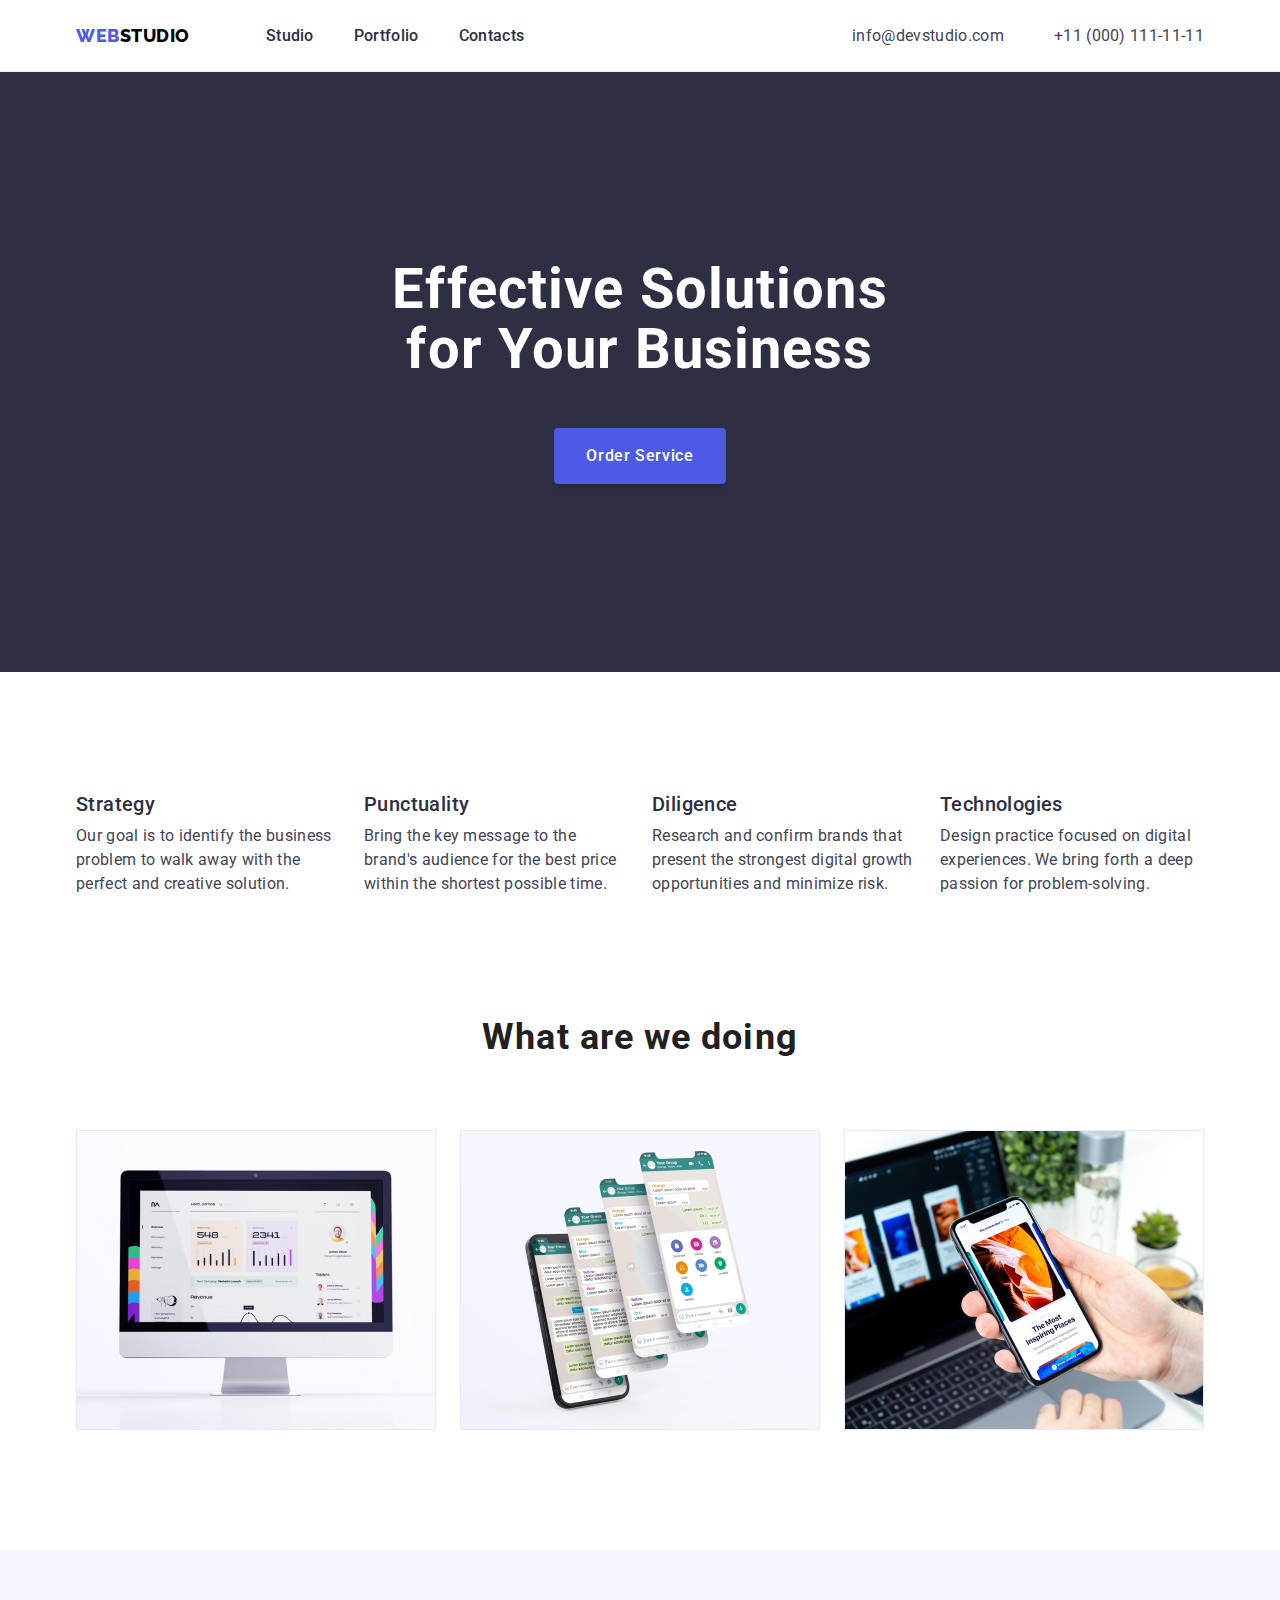
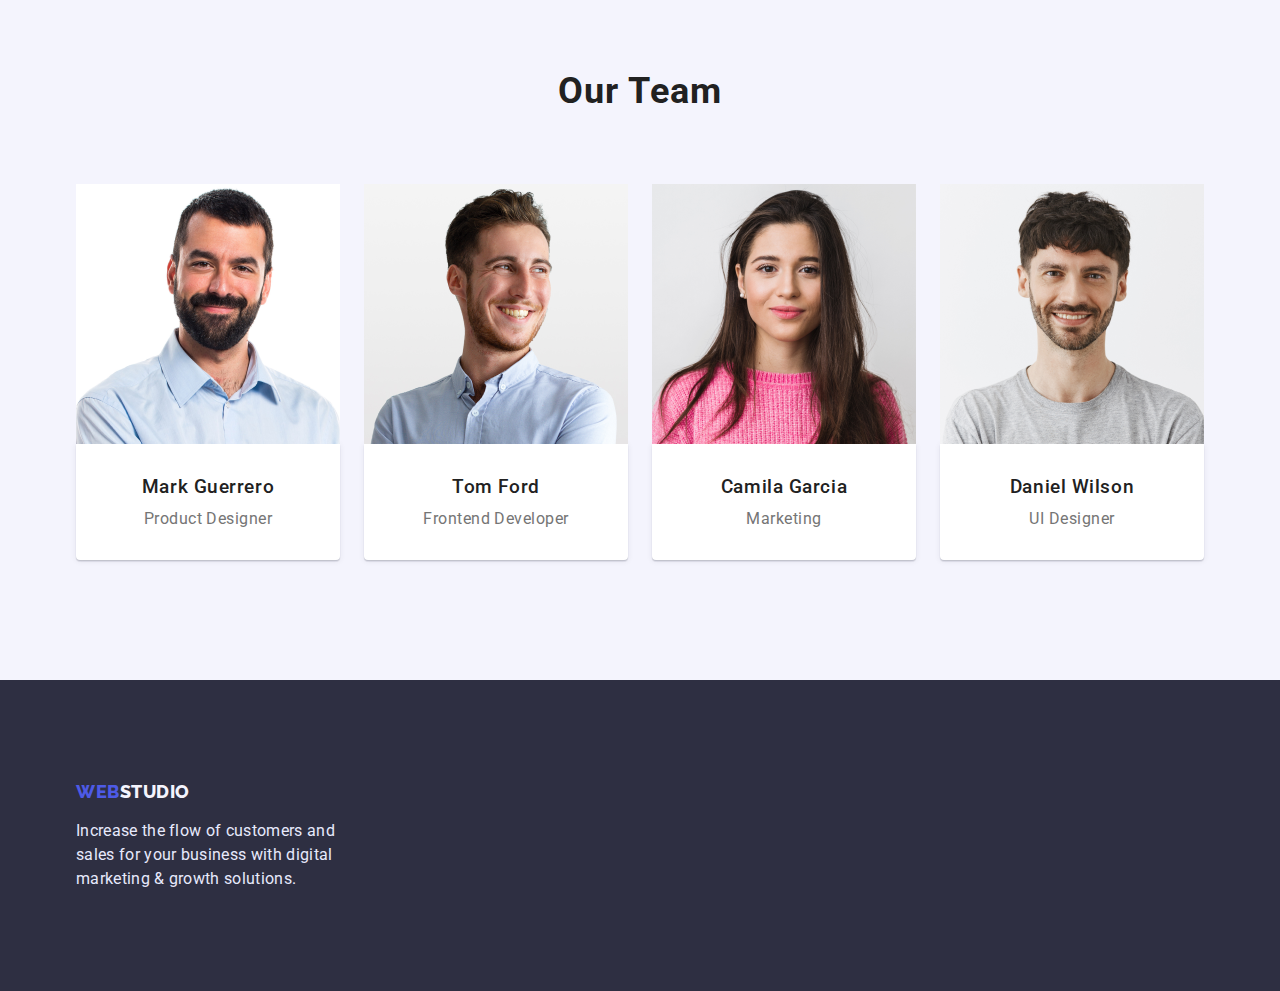
<file: index.html>
<!DOCTYPE html>
<html lang="en">

<head>
    <meta charset="UTF-8">
    <meta http-equiv="X-UA-Compatible" content="IE=edge">
    <meta name="viewport" content="width=device-width, initial-scale=1.0">
    <link rel="preconnect" href="https://fonts.googleapis.com">
    <link rel="preconnect" href="https://fonts.gstatic.com" crossorigin>
    <link
        href="https://fonts.googleapis.com/css2?family=Raleway:wght@800&family=Roboto:wght@400;500;700;900&display=swap"
        rel="stylesheet">
    <link rel="stylesheet" href="https://cdn.jsdelivr.net/npm/modern-normalize@1.1.0/modern-normalize.min.css" />
    <link rel="stylesheet" href="./css/styles.css">
    <title>Mainpage</title>
</head>

<body class="body">
    <!-- ============================ Header page ============================ -->
    <header class="page_header">
        <div class="page-header-container container">
        <nav class="page_nav">
            <a href="./index.html" class="logo_first_word logo link page-nav-list">
                WEB<span class="logo_second_word_black">STUDIO</span>
            </a>
            <ul class="site-nav-list list ">
                <li><a href="./index.html" class="site_nav_item link list page-nav-list">Studio</a></li>
                <li><a href="./portfolio.html" class="site_nav_item link list page-nav-list">Portfolio</a></li>
                <li><a href="" class="site_nav_item link list page-nav-list">Contacts</a></li>
            </ul>
        </nav>
        <ul class="adress list">
            <li><a class="adress_contact_list_mail link list page-nav-list" href="emailto:info@devstudio.com">info@devstudio.com </a>
            </li>
            <li><a class="adress_contact_list_phonenumber link list page-nav-list" href="tel:+110001111111"> +11 (000) 111-11-11</a></li>
        </ul>
        </div>
    </header>
    <!-- ============================ /Header page ============================ -->

    <!-- ============================== Основний контент ============================== -->
    <main>
        <!-- ============================== Замовлення послуги ============================== -->
        <section class="hero">
            <h1 class="hero_title">
                Effective Solutions for Your Business
            </h1>
            <button class="hero_btn" type="button">Order Service</button>
        </section>
        <!-- ============================== /Замовлення послуги ============================== -->

        <!-- =============================== Якості ===============================  -->
        <section class="aboutsection">
            <div class="aboutsection-container container">
            <h2 hidden class="title">hidden title</h2>
            <ul class="about_item_list list">
                <li class="about_item">
                    <h3>Strategy</h3>
                    <p>Our goal is to identify the business
                    problem to walk away with the perfect and creative solution.</p>
                </li>
                <li class="about_item">
                    <h3>Punctuality</h3>
                    <p>Bring the key message to the brand's audience for the best price within the shortest possible time.</p>
                </li>
                <li class="about_item">
                    <h3>Diligence</h3>
                    <p>Research and confirm brands that present the strongest digital growth opportunities and minimize risk.</p>
                </li>
                <li class="about_item">
                    <h3>Technologies</h3>
                    <p>Design practice focused on digital experiences. We bring forth a deep passion for problem-solving.</p>
                </li>
            </ul>
            </div>
        </section>
        <!-- =============================== /Якості ===============================  -->

        <!-- ===================  Сфера діяльності ===================  -->
        <section class="worksection">
            <div class="worksection-container container">
            <h2 class="title">What are we doing</h2>
            <ul class="worksection_list list">
                <li class="worksection_list_item">
                    <img src="./images/1slot.png" width="360px" alt="1slot">
                </li>
                <li class="worksection_list_item">
                    <img src="./images/2slot.png" width="360px" alt="2slot">
                </li>
                <li class="worksection_list_item">
                    <img src="./images/3slot.png" width="360px" alt="3slot">
                </li>
            </ul>
            </div>
        </section>
        <!-- ===================  /Сфера діяльності ===================  -->

        <!-- ============================== Наша команда ============================== -->
        <section class="teamsection">
            <div class="teamsection-container container">
            <h2 class="title">Our Team</h2>
                <ul class="teamsection_list list">
                    <li class="teamsection_list_item">
                        <img class="teamsection-img" src="./images/productdesigner.png" alt="Mark Guerrero" width="264">
                            <div class="teamsection-list-text">
                            <h3>Mark Guerrero</h3>
                            <p lang="en">Product Designer</p>
                            </div>
                    </li>
                    <li class="teamsection_list_item">
                        <img class="teamsection-img" src="./images/frontenddeveloper.png" alt="Tom Ford" width="264">
                            <div class="teamsection-list-text">
                            <h3>Tom Ford</h3>
                            <p lang="en">Frontend Developer</p>
                            </div>
                    </li>
                    <li class="teamsection_list_item">
                        <img class="teamsection-img" src="./images/marketing.png" alt="Camila Garcia" width="264">
                            <div class="teamsection-list-text">
                            <h3>Camila Garcia</h3>
                            <p lang="en">Marketing</p>
                            </div>
                    </li>
                    <li class="teamsection_list_item">
                        <img class="teamsection-img" src="./images/uidesigner.png" alt="Daniel Wilson" width="264">
                            <div class="teamsection-list-text">
                            <h3>Daniel Wilson</h3>
                            <p lang="en">UI Designer</p>
                            </div>
                    </li>
                </ul>
            </div>
        </section>
        <!-- ============================== /Наша команда ============================== -->
    </main>
    <!-- ============================== /Основний контент ============================== -->

    <!-- ============================== Footer ============================== -->
    <footer class="footer">
        <div class="footer-container container">
        <a href="./index.html" class="logo_first_word link">
            WEB<span class="logo_second_word_white">STUDIO</span>
        </a>
            <p  class="address_text_type">Increase the flow of customers and sales for your business with digital marketing & growth solutions.</p>
        </div>
    </footer>
    <!-- ============================== /Footer ============================== -->
</body>

</html>
</file>
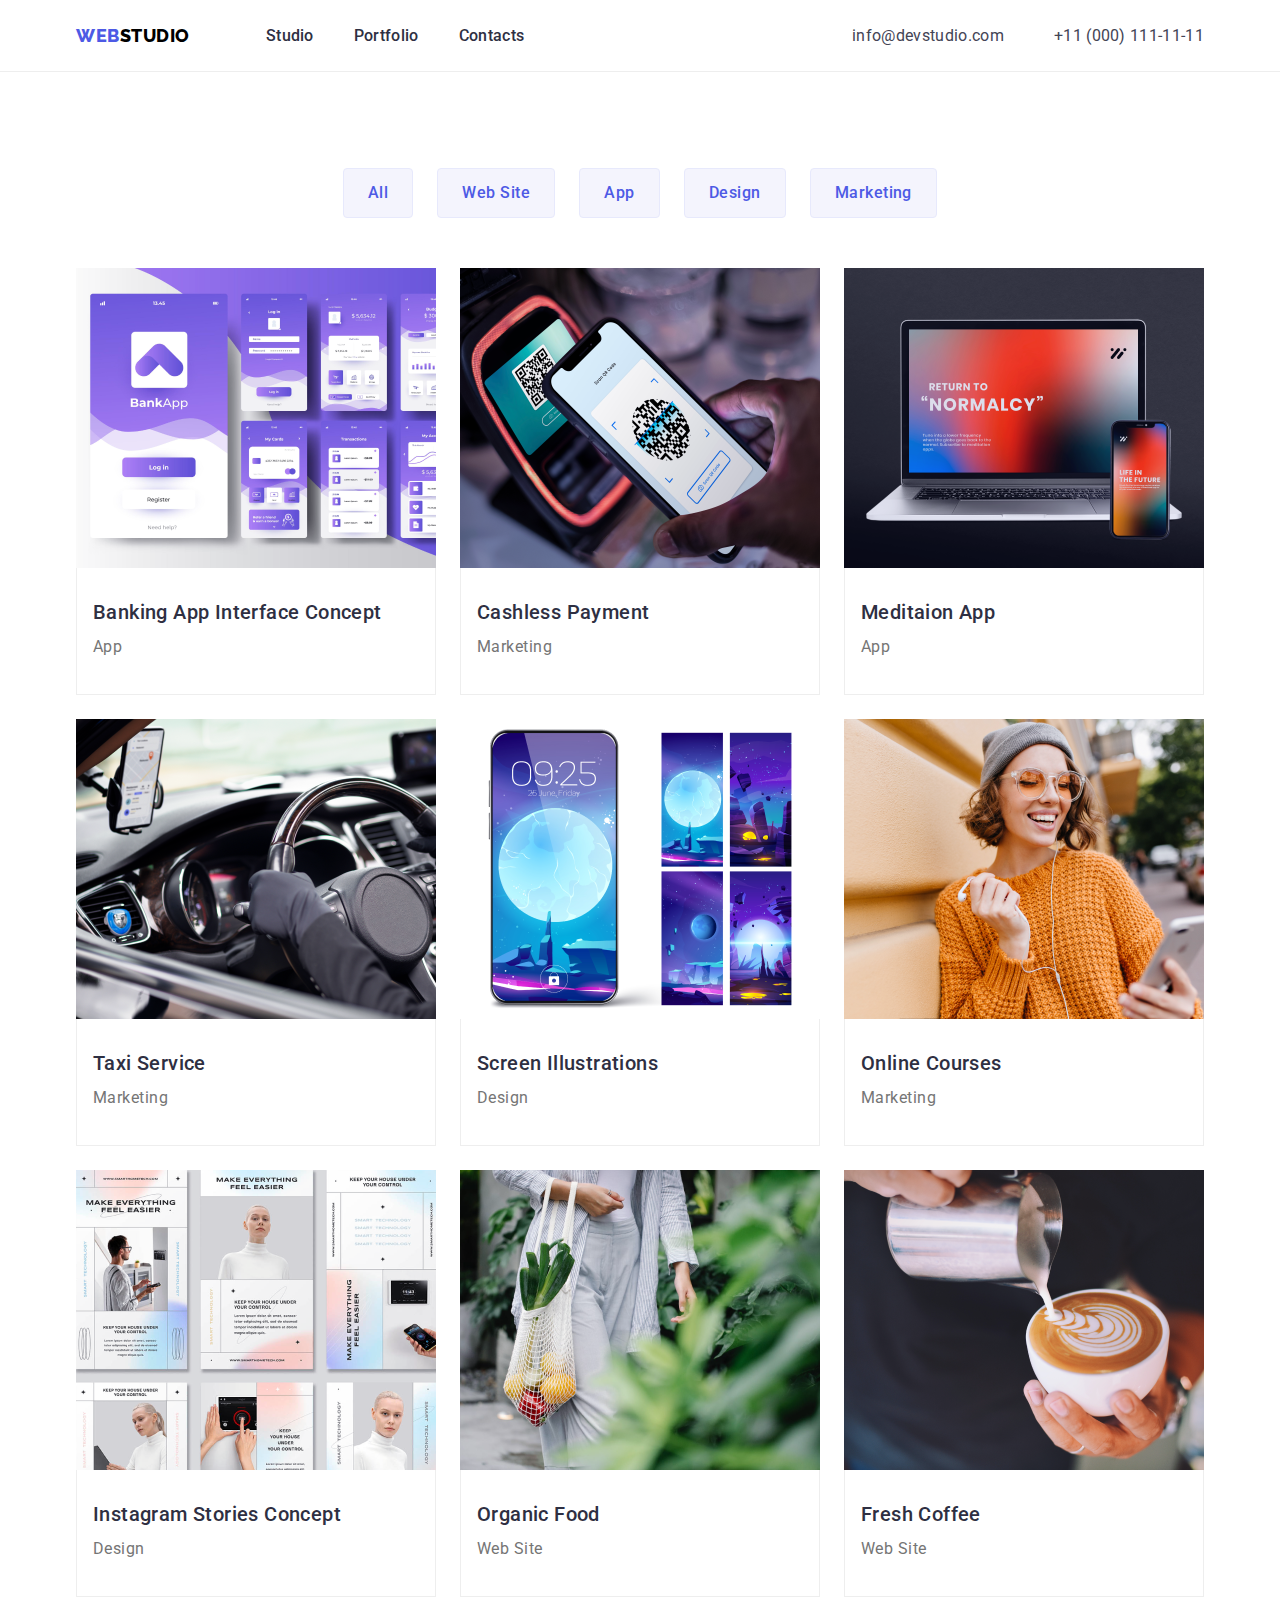
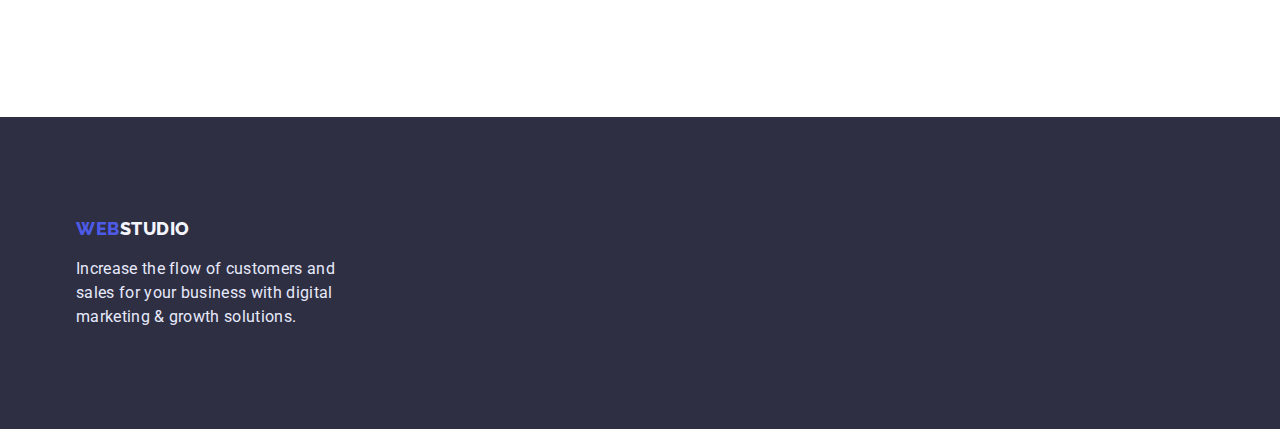
<file: portfolio.html>
<!DOCTYPE html>
<html lang="en">

<head>
    <meta charset="UTF-8">
    <meta http-equiv="X-UA-Compatible" content="IE=edge">
    <meta name="viewport" content="width=device-width, initial-scale=1.0">
    <link rel="preconnect" href="https://fonts.googleapis.com">
    <link rel="preconnect" href="https://fonts.gstatic.com" crossorigin>
    <link
        href="https://fonts.googleapis.com/css2?family=Raleway:wght@800&family=Roboto:wght@400;500;700;900&display=swap"
        rel="stylesheet">
    <link rel="stylesheet" href="https://cdn.jsdelivr.net/npm/modern-normalize@1.1.0/modern-normalize.min.css" />
    <link rel="stylesheet" href="./css/styles.css">
    <title>Portfolio</title>
</head>

<body class="bodyportfolio">
    <!-- ====================== Header with navigation ====================== -->
    <header class="page_header">
        <div class="page-header-container container">
            <nav class="page_nav">
                <a  href="./index.html" class="logo_first_word logo link page-nav-list">
                    WEB<span class="logo_second_word_black">STUDIO</span>
                </a>
                <ul class="site-nav-list list">
                    <li><a href="./index.html" class="site_nav_item link list page-nav-list">Studio</a></li>
                    <li><a href="./portfolio.html" class="site_nav_item link list page-nav-list">Portfolio</a></li>
                    <li><a href="" class="site_nav_item link list page-nav-list">Contacts</a></li>
                </ul>
            </nav>
            <ul class="adress list">
                <li><a class="adress_contact_list_mail link list page-nav-list" href="emailto:info@devstudio.com">info@devstudio.com </a>
                </li>
                <li><a class="adress_contact_list_phonenumber link list page-nav-list" href="tel:+110001111111"> +11 (000) 111-11-11</a>
                </li>
            </ul>
        </div>
    </header>
    <!-- ====================== /Header with navigation ====================== -->

    <!-- ====================== Main content portfolio ====================== -->
    <main>
        <!-- Список кнопок під шапкою -->
        <!-- ====================== Btn section list ====================== -->
       <!-- <div class="portfolio-main-container container"> -->
        <section class="btn_portfolio_section">
            <div class="portfolio-main-container container">
            <h1 hidden>Список кнопок</h1>
            <!-- <div class="button-list-container"> -->
            <ul class="button_list list">
                <li><button type="button" class="btn_portfolio">All</button></li>
                <li><button type="button" class="btn_portfolio">Web Site</button></li>
                <li><button type="button" class="btn_portfolio">App</button></li>
                <li><button type="button" class="btn_portfolio">Design</button></li>
                <li><button type="button" class="btn_portfolio">Marketing</button></li>
            </ul>
            <!-- </div> -->
            <!-- ====================== /Btn section list ====================== -->

            <!-- ====================== Worklist portfolio section ====================== -->
            <h2 hidden> hidden title </h2>
            <ul class="portfolio_list list">
                <li class="portfolio_list_item">
                    <a href="" class="link">
                    <img src="./images/portfolioimages/portfolioslot1.png" alt="Banking App Interface Concept" width="360" />
                    <div class="protfolio-list-content-container">
                    <h3 class="project_title">Banking App Interface Concept</h3>
                    <p class="project_description">App</p>
                    </div>
                    </a>
                </li>
                <li class="portfolio_list_item">
                    <a href="" class="link">
                    <img src="./images/portfolioimages/portfolioslot2.png" alt="Cashless Payment"
                        width="360" class="images" />
                    <div class="protfolio-list-content-container">
                    <h3 class="project_title">Cashless Payment</h3>
                    <p class="project_description">Marketing</p>
                    </div>
                    </a>
                </li>
                <li class="portfolio_list_item">
                    <a href="" class="link">
                    <img src="./images/portfolioimages/portfolioslot3.png" alt="Meditaion App" width="360" class="images" />
                    <div class="protfolio-list-content-container">
                    <h3 class="project_title">Meditaion App</h3>
                    <p class="project_description">App</p>
                    </div>
                    </a>
                </li>
                <li class="portfolio_list_item">
                    <a href="" class="link">
                    <img src="./images/portfolioimages/portfolioslot4.png" alt="Taxi Service" width="360" class="images" />
                    <div class="protfolio-list-content-container">
                    <h3 class="project_title">Taxi Service</h3>
                    <p class="project_description">Marketing</p>
                    </div>
                    </a>
                </li>
                <li class="portfolio_list_item">
                    <a href="" class="link">
                    <img src="./images/portfolioimages/portfolioslot5.png" alt="Screen Illustrations" width="360" class="images" />
                    <div class="protfolio-list-content-container">
                    <h3 class="project_title">Screen Illustrations</h3>
                    <p class="project_description">Design</p>
                    </div>
                    </a>
                </li>
                <li class="portfolio_list_item">
                    <a href="" class="link">
                    <img src="./images/portfolioimages/portfolioslot6.png" alt="Online Courses" width="360"
                        class="images" />
                    <div class="protfolio-list-content-container">
                    <h3 class="project_title" lang="en">Online Courses</h3>
                    <p class="project_description">Marketing</p>
                    </div>
                    </a>
                </li>
                <li class="portfolio_list_item">
                    <a href="" class="link">
                    <img src="./images/portfolioimages/portfolioslot7.png" alt="Instagram Stories Concept" width="360"
                        class="images" />
                    <div class="protfolio-list-content-container">
                    <h3 class="project_title">Instagram Stories Concept</h3>
                    <p class="project_description">Design</p>
                    </div>
                    </a>
                </li>
                <li class="portfolio_list_item">
                    <a href="" class="link">
                    <img src="./images/portfolioimages/portfolioslot8.png" alt="Organic Food" width="360" class="images" />
                    <div class="protfolio-list-content-container">
                    <h3 class="project_title">Organic Food</h3>
                    <p class="project_description">Web Site</p>
                    </div>
                    </a>
                </li>
                <li class="portfolio_list_item">
                    <a href="" class="link">
                    <img src="./images/portfolioimages/portfolioslot9.png" alt="Fresh Coffee" width="360"
                        class="images" />
                    <div class="protfolio-list-content-container">
                    <h3 class="project_title" lang="en">Fresh Coffee</h3>
                    <p class="project_description">Web Site</p>
                    </div>
                    </a>
                </li>
            </ul>
            </div>
        </section>
        <!-- </div> -->
        <!-- ====================== /Worklist portfolio section ====================== -->
    </main>
    <!-- ====================== /Main content portfolio ====================== -->

    <!-- ====================== Footer ====================== -->
    <footer class="footer">
        <div class="footer-container container">
            <a href="./index.html" class="logo_first_word link">
                WEB<span class="logo_second_word_white">STUDIO</span>
            </a>
                <p  class="address_text_type">Increase the flow of customers and sales for your business with digital marketing & growth solutions.</p>            </ul>
        </div>
    </footer>
    <!-- ====================== /Footer ====================== -->
</body>
</file>
<file: css/styles.css>
h1,
h2,
h3,
h4,
h5,
h6,
p,
button
{
margin-top: 0;
margin-bottom: 0;
}
ul,
ol
{
margin-top: 0;
margin-bottom: 0;
padding-left: 0;
}
img
{
display: block;
}
address
{
font: normal;
}
button
{
cursor: pointer;
}
.list
{
list-style:  none;
}
.link
{
text-decoration: none;
}
.container {
width: 1158px;
margin-left: auto;
margin-right: auto;
padding-left: 15px;
padding-right: 15px;
}
.page_header {
    background: #FFFFFF;
    border-bottom: 1px solid  #EEEEEE;;
}
.page-nav-list
{
    padding: 24px 0;
}
/* Стилізуємо шрифт всього BODY*/
.body,
.bodyportfolio {
    color: #212121;
    font-family: 'Roboto', sans-serif;
}

/*  =========================== Стилізація Header page =========================== */
.page_header {
    background: #FFFFFF;
}

/* ===================== Стилізація логотипу ======================= */

.logo_first_word,
.logo_second_word_black,
.logo_second_word_white {
    font-family: 'Raleway';
    font-weight: 800;
    font-size: 18px;
    line-height: 1.3;
    letter-spacing: 0.03em;
    align-items: center;
    text-transform: uppercase;
    color: #2E2F42;
}

.logo_first_word {
    color: #4D5AE5;
}

.logo_second_word_black {
    color: #000000;
    margin-right: 76px;
}

.logo_second_word_white {
    color: #F4F4FD;
}

/* ===================== /Стилізація логотипу ======================= */

/* ======= Pageheader ======= */
.page-header-container
{
    display: flex;
}
.page_nav
{
    display: flex;
    align-items: center;
}
.site-nav-list
{
    display: flex;
    font-weight: 500;
    font-size: 16px;
    line-height: 1.5;
    letter-spacing: 0.02em;
}
.site-nav-list a
{
    color: #2E2F42;
}
.site-nav-list li:not(:last-child)
{
    margin-right: 40px;
}
.adress
{
    display: flex;
    align-items: center;
    margin-left: auto;
}
.adress li:not(:last-child)
{
    margin-right: 50px;
}


/* ======= /Pageheader ======= */

.site_nav_item:hover,
.site_nav_item:focus {
    color: #2196F3;
}

.mailtel:hover,
.mailtel:focus {
    color: #2196F3;
}

.adress_contact_list_mail,
.adress_contact_list_phonenumber
 {
    font-weight: 400;
    font-size: 16px;
    line-height: 1.5;
    letter-spacing: 0.02em;
    color: #434455;
}

.hero {
    background: #2E2F42;
    padding-top: 188px;
    padding-bottom: 188px;
    text-align: center;
}

.hero_title {
    width: 496px;
    margin-left: auto;
    margin-right: auto;
    margin-bottom: 48px;
    font-weight: 700;
    font-size: 56px;
    line-height: 1.07;
    text-align: center;
    letter-spacing: 0.02em;
    color: #FFFFFF;
}

.hero_btn {
    background: #4D5AE5;
    box-shadow: 0px 4px 4px rgba(0, 0, 0, 0.15);
    border-radius: 4px;
    font-weight: 500;
    font-size: 16px;
    line-height:  1.5em;
    letter-spacing: 0.04em;
    color: #FFFFFF;
    padding: 16px 32px;
    border: none;
}
.hero_btn:hover
{
    background: #404BBF;
}

.btn_portfolio {
    padding: 12px 24px;
    background: #F4F4FD;
    border: 1px solid #E7E9FC;
    border-radius: 4px;
    font-weight: 500;
    line-height: 24px;
    letter-spacing: 0.03em;
    color: #4D5AE5;
}

.hero_btn:hover,
.hero_btn:focus
{

}

.aboutsection h3 {
    font-weight: 500;
    font-size: 20px;
    line-height: 1.2;
    letter-spacing: 0.02em;
    color: #2E2F42;
}
.aboutsection
{
    padding-top: 120px;
    padding-bottom: 120px;
}

.aboutsection p {
    font-weight: 400;
    font-size: 16px;
    line-height: 1.5;
    letter-spacing: 0.02em;
    color: #434455;
}
/* Displayflex ===aboutsection=== */
.about_item_list li:not(:last-child)
{
margin-right: 24px;
}
.about_item_list li
{
width: 270px;
}
.about_item_list
{
display: flex;
}
.about_item_list h3
{
margin-bottom: 8px;
}
/* Displayflex ===/aboutsection=== */
.title {
    font-weight: 700;
    font-size: 36px;
    line-height: 1.17;
    text-align: center;
    letter-spacing: 0.03em;
    color: #212121;
    margin-bottom: 72px;
}
/* Displayflex ===Worksection=== */
.worksection
{
    padding-bottom: 120px;
}
.worksection-container
{
}
.worksection_list
{
    display: flex;
    flex-wrap: wrap;
    gap: 24px;
}

/* Displayflex ===/Worksection=== */

/* Displayflex ===teamsection=== */

.teamsection_list
{
    display: flex;
    flex-wrap: wrap;
    gap: 24px;
}
.teamsection
{
    background: #F4F4FD;
    padding-top: 120px;
    padding-bottom: 120px;
}

.teamsection h3
{
    font-weight: 500;
    line-height: 1.19;
    text-align: center;
    letter-spacing: 0.03em;
    color: #212121;
    margin-bottom: 10px;
}

.teamsection p
{
    line-height: 1.19;
    text-align: center;
    letter-spacing: 0.03em;
    color: #757575;
}

.teamsection_list_item li:not(:last-child) {
    margin-right: 30px;
}

.teamsection-list-text
{
    padding-top: 32px;
    padding-bottom: 32px;
    background: #FFFFFF;
    box-shadow: 0px 1px 6px rgba(46, 47, 66, 0.08), 0px 1px 1px rgba(46, 47, 66, 0.16), 0px 2px 1px rgba(46, 47, 66, 0.08);
    border-radius: 0px 0px 4px 4px;
}

/* Displayflex ===/teamsection=== */

.footer-container
{
}

.footer {
    background: #2E2F42;
    padding-top: 100px;
    padding-bottom: 100px;
}

.footer p {
    width: 264px;
    margin-top: 16px;
    font-size: 16px;
    line-height: 1.5;
    letter-spacing: 0.02em;
    color: #E7E9FC;
    font-weight: 400;
}

.address-footer-section :not(:last-child)
{
    margin-bottom: 9px;
}
.adress_text_type
{
    font-size: 16px;
    line-height: 1.5;
    letter-spacing: 0.02em;
    color: #E7E9FC;

}
.adress_contact_list_phonenumber:hover,
.adress_contact_list_phonenumber:focus {
    color: #2196F3;
}
.adress_contact_list_mail:hover,
.adress_contact_list_mail:focus
{
    color:#2196F3;
}
.project_title {
    font-weight: 500;
    font-size: 20px;
    line-height: 1.2;
    letter-spacing: 0.02em;
    color: #2E2F42
}

.project_description {
    font-weight: 400;
    font-size: 16px;
    line-height: 24px;
    letter-spacing: 0.02em;
    color: #434455;
    line-height: 1.875;

}

.portfolio_list p {
    line-height: 1.875;
    letter-spacing: 0.03em;
    color: #757575;
}
/* Displayflex ===portfolio-main-container=== */
.portfolio-main-container
{
}

.portfolio_list
{
    display: flex;
    flex-wrap: wrap;
    gap: 24px;
}
.button_list
{
    display: flex;
    justify-content: center;
    margin-bottom: 50px;
}
.button_list li:not(:last-child)
{
    margin-right: 24px;
}
.button_list :hover .btn_portfolio,
.button_list :focus .btn_portfolio {
    background-color: #2196F3;
    color: #FFFFFF;
}
.button-list-container
{
    display: flex;
}
.protfolio-list-content-container
{
    padding: 32px 16px;
    border-right:1px solid #EEEEEE; ;
    border-bottom:1px solid #EEEEEE; ;
    border-left:1px solid #EEEEEE; ;
}
.protfolio-list-content-container h3
{
    padding-bottom: 8px;
}
.btn_portfolio_section
{
    padding-top: 96px;
    padding-bottom: 120px
}
/* Displayflex ===/portfolio-main-container=== */
</file>
